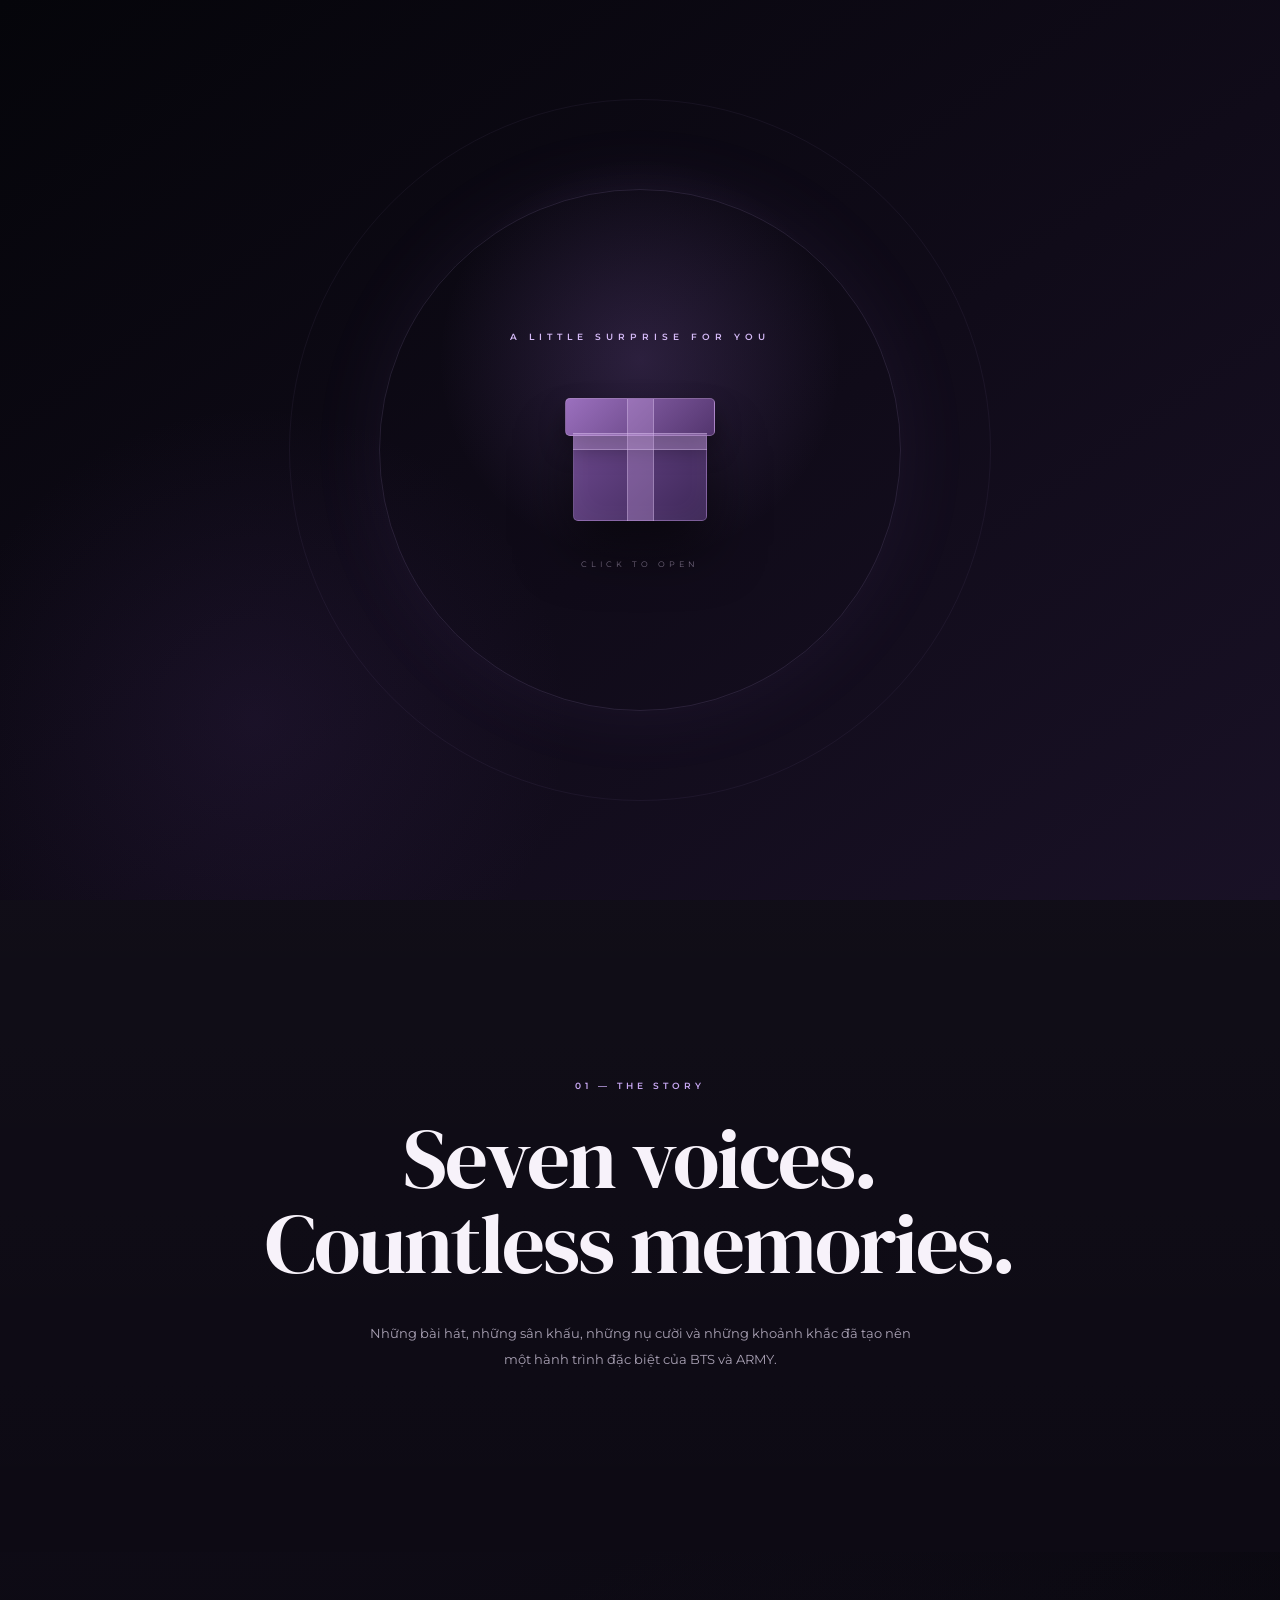
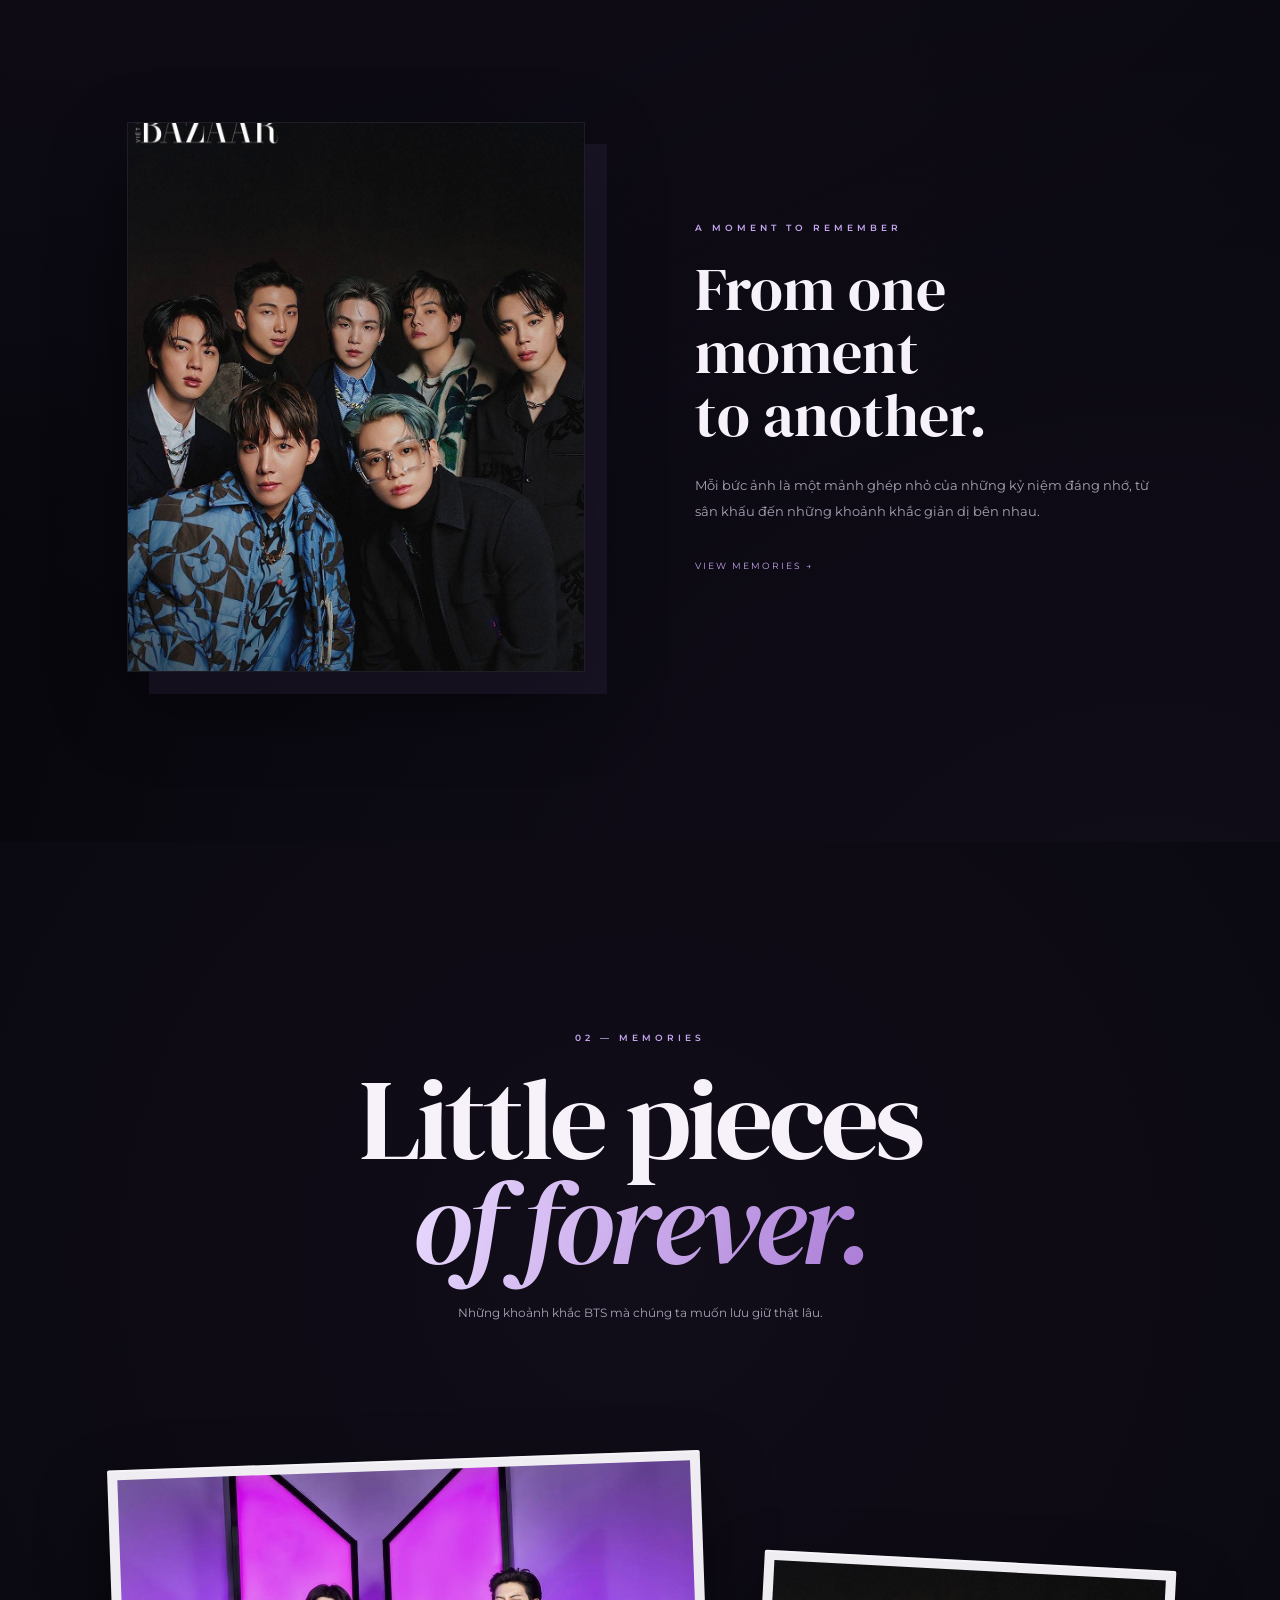
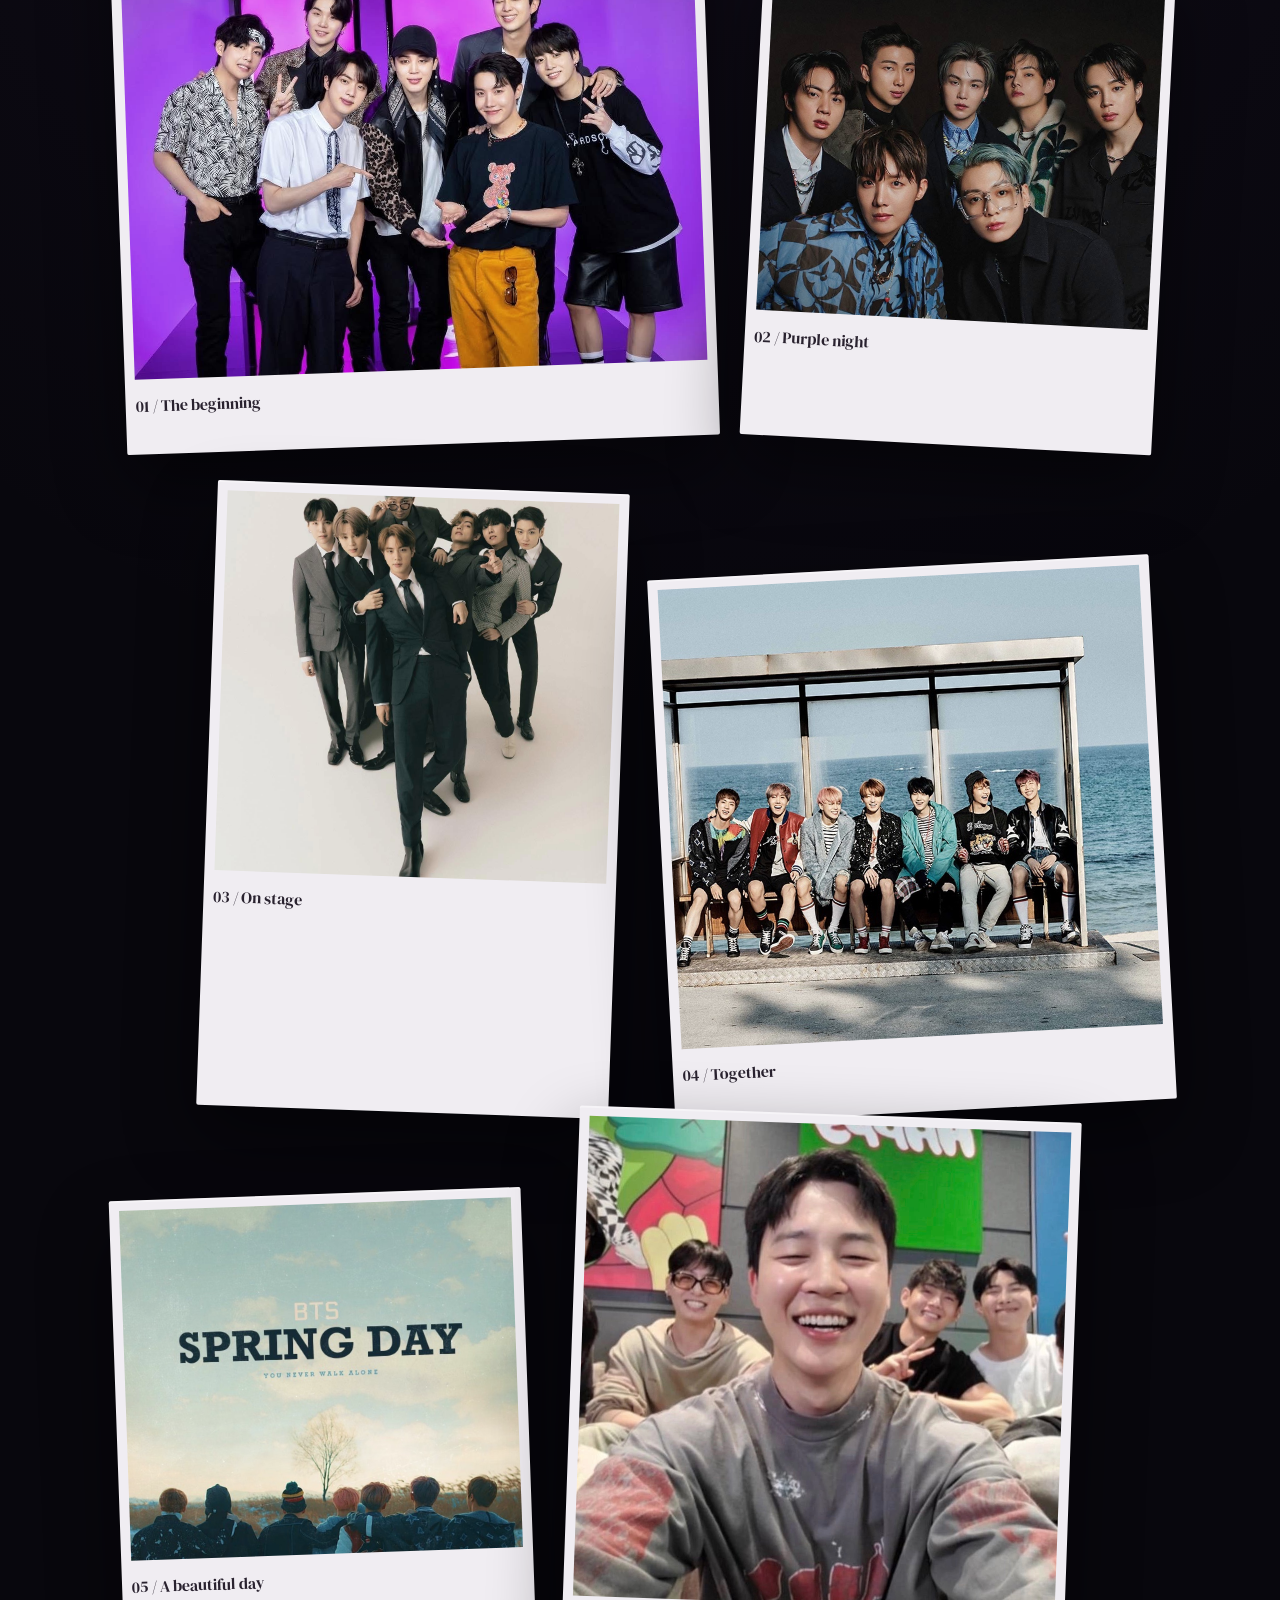
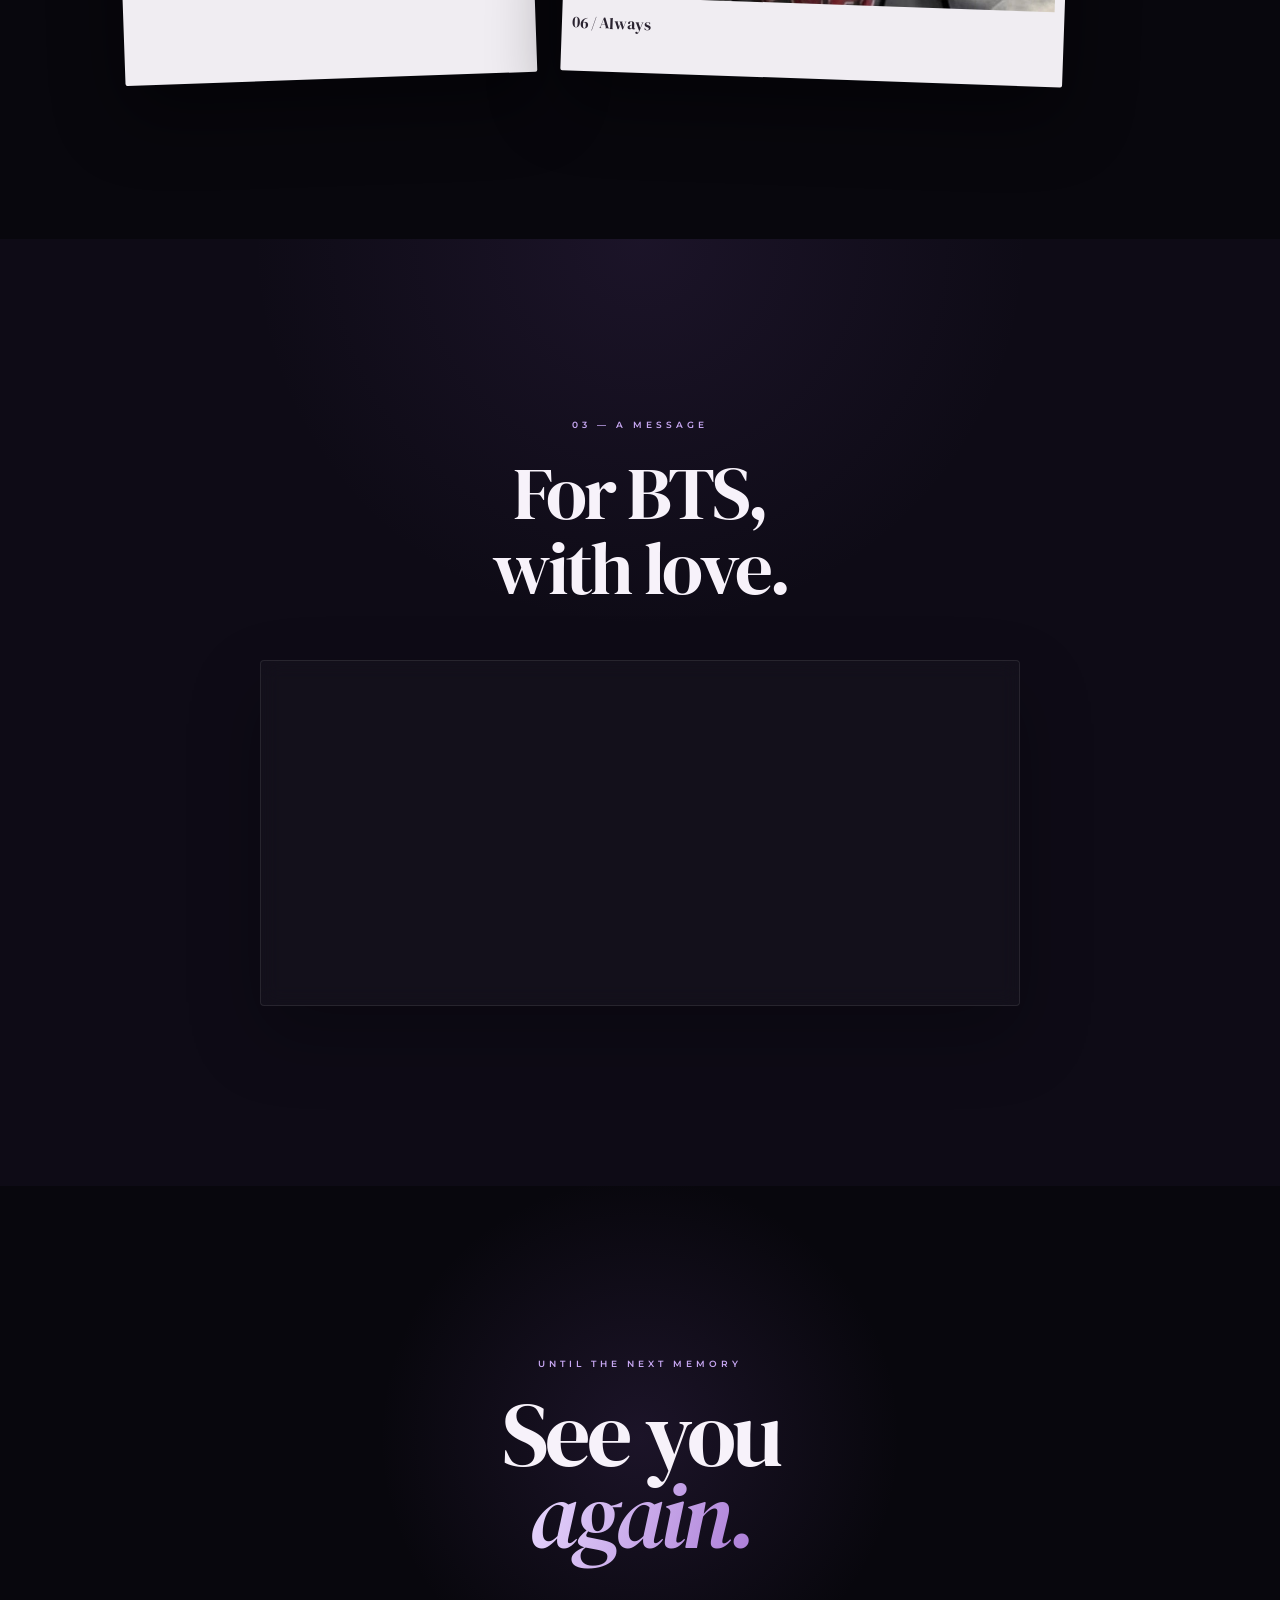
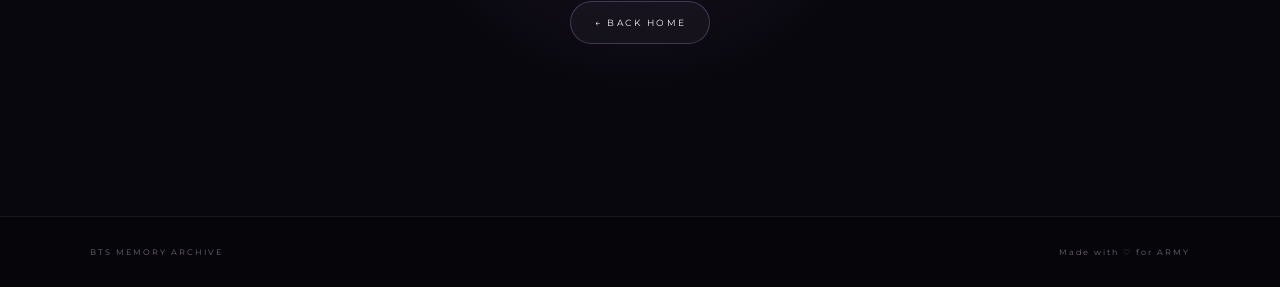
<file: index.html>
<!DOCTYPE html>
<html lang="vi">

<head>

    <meta charset="UTF-8">

    <meta
        name="viewport"
        content="width=device-width, initial-scale=1.0"
    >

    <title>BTS — Memory Archive</title>


    <link rel="preconnect" href="https://fonts.googleapis.com">


    <link
        href="https://fonts.googleapis.com/css2?family=DM+Serif+Display&family=Montserrat:wght@300;400;500;600&display=swap"
        rel="stylesheet"
    >


    <link
        rel="stylesheet"
        href="style.css"
    >

</head>


<body>
    <!-- GIFT OPENING -->
<div id="giftScreen" class="gift-screen">

    <div class="gift-content">

        <p class="gift-label">
            A LITTLE SURPRISE FOR YOU
        </p>

        <button id="giftBox" class="gift-box">

            <span class="gift-lid"></span>

            <span class="gift-ribbon vertical"></span>

            <span class="gift-ribbon horizontal"></span>

            <span class="gift-box-body"></span>

        </button>

        <p class="gift-hint">
            CLICK TO OPEN
        </p>

    </div>

</div>

    <div class="stars"></div>


    <!-- =========================
         HEADER
    ========================== -->

    <header>

        <a
            class="brand"
            href="#home"
        >

            BTS <span>ARCHIVE</span>

        </a>


        <nav>

           

        </nav>


        <button id="musicBtn" aria-label="Music" title="Music">
    ♫
</button>
    </header>



    <!-- =========================
         HOME
    ========================== -->

    <main>

        <section
            id="home"
            class="hero"
        >

            <div class="hero-glow"></div>

<div class="hero-orbit orbit-one"></div>

<div class="hero-orbit orbit-two"></div>


            <div class="hero-text">

                <p class="label">
                    A COLLECTION OF MOMENTS
                </p>


                <h1>

                    Beyond<br>

                    <em>
                        the moments.
                    </em>

                </h1>


                <p class="intro">

                    Một góc nhỏ để lưu lại những hình ảnh,
                    những sân khấu và những khoảnh khắc
                    đặc biệt của BTS.

                </p>


                

            </div>



            <div class="hero-photo">

                <img
                    src="images/bts1.jpg"
                    alt="BTS"
                >

            </div>

        </section>



        <!-- =========================
             STORY
        ========================== -->

        <section class="statement">

            <p class="label">
                01 — THE STORY
            </p>


            <h2>

                Seven voices.<br>

                Countless memories.

            </h2>


            <p>

                Những bài hát, những sân khấu,
                những nụ cười và những khoảnh khắc
                đã tạo nên một hành trình đặc biệt
                của BTS và ARMY.

            </p>

        </section>



        <!-- =========================
             SPLIT
        ========================== -->

        <section class="split">

            <img
                src="images/bts2.jpg"
                alt="BTS memory"
            >


            <div>

                <p class="label">
                    A MOMENT TO REMEMBER
                </p>


                <h2>

                    From one moment<br>

                    to another.

                </h2>


                <p>

                    Mỗi bức ảnh là một mảnh ghép nhỏ
                    của những kỷ niệm đáng nhớ,
                    từ sân khấu đến những khoảnh khắc
                    giản dị bên nhau.

                </p>


                <a
                    class="simple-link"
                    href="#memories"
                >

                    VIEW MEMORIES →

                </a>

            </div>

        </section>



        <!-- =========================
             MEMORIES
        ========================== -->

        <section
            id="memories"
            class="memories-section"
        >


            <div class="page-head">

                <p class="label">
                    02 — MEMORIES
                </p>


                <h1>

                    Little pieces<br>

                    <em>
                        of forever.
                    </em>

                </h1>


                <p>

                    Những khoảnh khắc BTS
                    mà chúng ta muốn lưu giữ thật lâu.

                </p>

            </div>



            <!-- GALLERY -->

            <section class="gallery">


                <figure class="photo p1">

                    <img
                        src="images/bts1.jpg"
                        alt="BTS 1"
                    >

                    <figcaption>
                        01 / The beginning
                    </figcaption>

                </figure>



                <figure class="photo p2">

                    <img
                        src="images/bts2.jpg"
                        alt="BTS 2"
                    >

                    <figcaption>
                        02 / Purple night
                    </figcaption>

                </figure>



                <figure class="photo p3">

                    <img
                        src="images/bts3.jpg"
                        alt="BTS 3"
                    >

                    <figcaption>
                        03 / On stage
                    </figcaption>

                </figure>



                <figure class="photo p4">

                    <img
                        src="images/bts4.jpg"
                        alt="BTS 4"
                    >

                    <figcaption>
                        04 / Together
                    </figcaption>

                </figure>



                <figure class="photo p5">

                    <img
                        src="images/bts5.jpg"
                        alt="BTS 5"
                    >

                    <figcaption>
                        05 / A beautiful day
                    </figcaption>

                </figure>



                <figure class="photo p6">

                    <img
                        src="images/bts6.jpg"
                        alt="BTS 6"
                    >

                    <figcaption>
                        06 / Always
                    </figcaption>

                </figure>


            </section>



            <!-- MESSAGE -->

            <section class="message">

                <p class="label">
                    03 — A MESSAGE
                </p>


                <h2>

                    For BTS,<br>

                    with love.

                </h2>


                <div class="message-box">


                    <p class="reveal">

                        Có những khoảnh khắc chỉ kéo dài
                        vài giây, nhưng cảm xúc thì ở lại
                        rất lâu.

                    </p>


                    <p class="reveal">

                        Cảm ơn BTS vì những bài hát,
                        những sân khấu và những kỷ niệm
                        đã trở thành một phần thanh xuân.

                    </p>


                    <p class="reveal">

                        Mong rằng dù thời gian trôi qua,
                        những ký ức đẹp này vẫn luôn ở đây.

                    </p>


                    <p class="reveal final">

                        Forever, in every little memory. 💜

                    </p>


                </div>

            </section>



            <!-- END -->

            <section class="end">

                <p class="label">
                    UNTIL THE NEXT MEMORY
                </p>


                <h2>

                    See you<br>

                    <em>
                        again.
                    </em>

                </h2>


                <a
                    class="btn"
                    href="#home"
                >

                    ← BACK HOME

                </a>

            </section>


        </section>

    </main>



    <!-- =========================
         FOOTER
    ========================== -->

    <footer>

        <span>
            BTS MEMORY ARCHIVE
        </span>


        <span>
            Made with ♡ for ARMY
        </span>

    </footer>



    <!-- =========================
         MUSIC
    ========================== -->

    <audio
        id="music"
        loop
    >

        <source
            src="music/music.mp3"
            type="audio/mpeg"
        >

    </audio>


    <script src="script.js"></script>

</body>

</html>
</file>
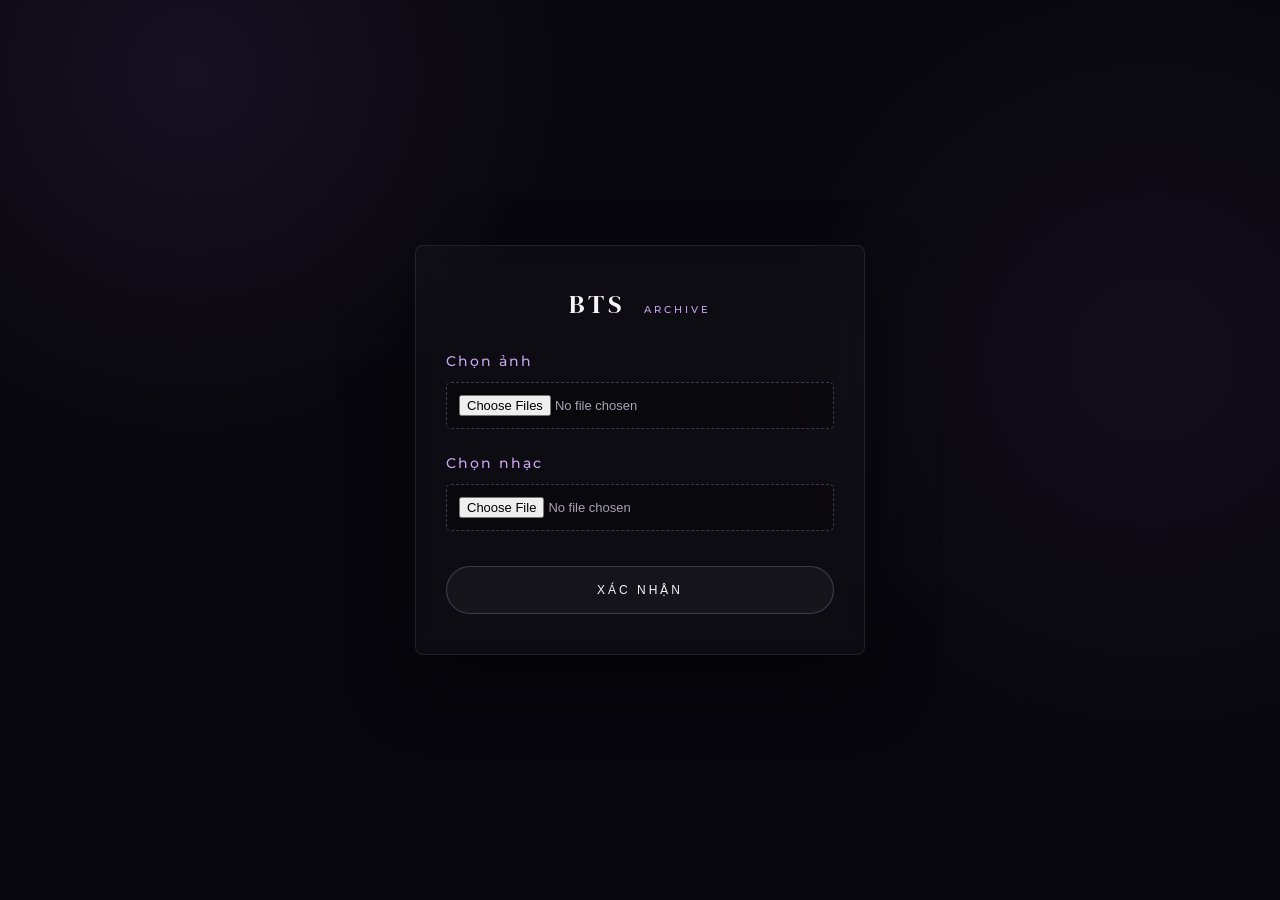
<file: upload.html>
<!DOCTYPE html>
<html lang="vi">
<head>
    <meta charset="UTF-8">
    <meta name="viewport" content="width=device-width, initial-scale=1.0">
    <title>Tạo không gian kỷ niệm</title>
    <!-- Thêm font chữ giống trang gốc -->
    <link href="https://fonts.googleapis.com/css2?family=DM+Serif+Display&family=Montserrat:wght@300;400;500;600&display=swap" rel="stylesheet">
    
    <style>
        /* === GIAO DIỆN CHỦ ĐỀ BTS ARCHIVE === */
        * {
            box-sizing: border-box;
        }
        
        body { 
            font-family: 'Montserrat', sans-serif;
            /* Màu nền và hiệu ứng ánh sáng giống hệt trang gốc */
            background: #08070d;
            background-image: 
                radial-gradient(circle at 15% 8%, rgba(123,82,176,.13), transparent 27%),
                radial-gradient(circle at 90% 40%, rgba(96,66,145,.11), transparent 30%);
            color: #f7f2fa;
            display: flex; 
            justify-content: center; 
            align-items: center; 
            min-height: 100vh; 
            margin: 0;
            padding: 20px;
        }

        .container { 
            /* Khung box giống phần message trong web gốc */
            background: rgba(255, 255, 255, 0.025);
            border: 1px solid rgba(255, 255, 255, 0.09);
            padding: 40px 30px; 
            border-radius: 8px; 
            box-shadow: 0 30px 70px rgba(0,0,0,0.4); 
            backdrop-filter: blur(10px);
            max-width: 450px; 
            width: 100%; 
            text-align: center;
        }

        /* Chữ BTS Archive nghệ thuật */
        .brand {
            font-family: 'DM Serif Display', serif;
            font-size: 26px;
            letter-spacing: 4px;
            margin-bottom: 30px;
        }
        .brand span {
            font: 500 10px Montserrat;
            letter-spacing: 3px;
            color: #c7a7f2;
            margin-left: 8px;
        }

        h3 { 
            color: #c7a7f2; 
            font-size: 14px;
            font-weight: 500;
            letter-spacing: 2px;
            text-align: left;
            margin-bottom: 12px;
            margin-top: 25px;
        }

        /* Căn chỉnh khung chọn file fit 100% */
        input[type="file"] { 
            width: 100%; 
            padding: 12px;
            background: rgba(0, 0, 0, 0.3);
            border: 1px dashed rgba(199, 167, 242, 0.3);
            border-radius: 5px;
            color: #aaa2b5;
            font-size: 13px;
            outline: none;
            cursor: pointer;
            transition: 0.3s;
        }

        input[type="file"]:hover {
            border-color: rgba(199, 167, 242, 0.6);
            background: rgba(199, 167, 242, 0.05);
        }

        /* Nút Xác nhận giống nút xem memories */
        .btn { 
            background: rgba(255, 255, 255, 0.035); 
            color: #f7f2fa; 
            border: 1px solid rgba(199, 167, 242, 0.25);
            padding: 16px; 
            width: 100%; 
            border-radius: 99px; /* Nút bo tròn 2 đầu */
            cursor: pointer; 
            font-size: 12px; 
            letter-spacing: 3px;
            font-weight: 500;
            margin-top: 35px;
            transition: all 0.3s ease; 
        }

        .btn:hover { 
            background: rgba(199, 167, 242, 0.1); 
            border-color: rgba(199, 167, 242, 0.5);
            transform: translateY(-2px);
        }

        .result-box { 
            background: rgba(199, 167, 242, 0.08); 
            border: 1px solid rgba(199, 167, 242, 0.3);
            padding: 20px; 
            margin-top: 25px; 
            border-radius: 8px; 
            display: none; 
            text-align: left;
        }

        .result-box a { 
            color: #d5baf7; 
            word-break: break-all;
            font-size: 13px;
            line-height: 1.6;
            text-decoration: none;
            border-bottom: 1px solid #d5baf755;
        }

        #loading { 
            display: none; 
            color: #c7a7f2; 
            font-size: 12px;
            letter-spacing: 2px;
            text-align: center; 
            margin-top: 20px; 
            animation: pulse 1.5s infinite;
        }

        @keyframes pulse {
            0% { opacity: 0.5; }
            50% { opacity: 1; }
            100% { opacity: 0.5; }
        }
    </style>
</head>
<body>

<div class="container">
    <div class="brand">
        BTS <span>ARCHIVE</span>
    </div>

    <h3>Chọn ảnh</h3>
    <!-- Thêm thuộc tính multiple để cho phép chọn nhiều ảnh -->
    <input type="file" id="imageInput" accept="image/*" multiple title="Chọn tối đa 6 ảnh">

    <h3>Chọn nhạc</h3>
    <input type="file" id="musicInput" accept="audio/*">

    <button class="btn" onclick="generateLink()">XÁC NHẬN</button>
    <div id="loading">ĐANG KHỞI TẠO KHÔNG GIAN CỦA BẠN...</div>

    <div class="result-box" id="resultBox">
        <p style="color: #aaa2b5; font-size: 12px; margin-top:0;">Mã liên kết của bạn đã sẵn sàng:</p>
        <a id="generatedLink" href="#" target="_blank"></a>
        <p style="font-size: 11px; margin-top:15px; color: #aaa2b5;">► Hãy sao chép liên kết này để chia sẻ.</p>
    </div>
</div>

<script>
    const CLOUD_NAME = 'la8oxnbp'; // <--- Thay tên cloud 
    const UPLOAD_PRESET = 'rzchyciv'; // <--- Thay preset 

    async function uploadFile(file, resourceType) {
        const formData = new FormData();
        formData.append('file', file);
        formData.append('upload_preset', UPLOAD_PRESET);

        const response = await fetch(`https://api.cloudinary.com/v1_1/${CLOUD_NAME}/${resourceType}/upload`, {
            method: 'POST',
            body: formData
        });
        const data = await response.json();
        return data.secure_url;
    }

    async function generateLink() {
        const imageFiles = document.getElementById('imageInput').files; // Lấy mảng các ảnh
        const musicFile = document.getElementById('musicInput').files[0];
        
        if (imageFiles.length === 0) {
            alert("Vui lòng chọn ít nhất 1 ảnh!");
            return;
        }
        
        if (imageFiles.length > 6) {
            alert("Bạn chỉ được tải lên tối đa 6 ảnh thôi nhé!");
            return;
        }

        document.getElementById('loading').style.display = 'block';
        document.getElementById('resultBox').style.display = 'none';

        try {
            // Khởi tạo tham số URL
            let urlParams = new URLSearchParams();

            // Tải từng ảnh lên và gắn vào tham số (img0, img1, img2...)
            for (let i = 0; i < imageFiles.length; i++) {
                let imgUrl = await uploadFile(imageFiles[i], 'image');
                urlParams.append(`img${i}`, imgUrl); 
            }
            
            // Tải nhạc lên (nếu có)
            if (musicFile) {
                let musicUrl = await uploadFile(musicFile, 'video'); 
                urlParams.append('music', musicUrl);
            }

            // Tạo link dẫn về trang gốc (cắt bỏ phần đuôi nếu có)
            let baseUrl = window.location.href.split('?')[0].replace('upload.html', 'index.html');
            
            // Ghép nối tạo link cuối cùng
            let finalUrl = baseUrl + '?' + urlParams.toString();

            // Hiển thị kết quả
            document.getElementById('loading').style.display = 'none';
            document.getElementById('resultBox').style.display = 'block';
            document.getElementById('generatedLink').href = finalUrl;
            document.getElementById('generatedLink').textContent = finalUrl;

        } catch (error) {
            alert("Có lỗi xảy ra khi tải file! Vui lòng thử lại.");
            document.getElementById('loading').style.display = 'none';
        }
    }
</script>
</body>
</html>
</file>
<file: style.css>
* {
    box-sizing: border-box;
    margin: 0;
    padding: 0;
}

html {
    scroll-behavior: smooth;
}

:root {
    --bg: #100d1d;
    --text: #f4f0f7;
    --muted: #aaa2b8;
    --purple: #b69ad9;
    --line: #ffffff18;
}

body {
    font-family: Montserrat, sans-serif;
    background: var(--bg);
    color: var(--text);
    overflow-x: hidden;
}

a {
    text-decoration: none;
    color: inherit;
}


/* BACKGROUND */

.stars {
    position: fixed;
    inset: 0;
    pointer-events: none;
    z-index: 0;

    background-image:
        radial-gradient(#ffffff66 1px, transparent 1px),
        radial-gradient(#b69ad955 1px, transparent 1px);

    background-size:
        90px 90px,
        140px 140px;

    background-position:
        20px 30px,
        70px 90px;

    opacity: .35;
}
/* =========================
   GIFT OPENING
========================= */

.gift-screen {
    position: fixed;
    inset: 0;
    z-index: 9999;

    display: flex;
    align-items: center;
    justify-content: center;

    background:
        radial-gradient(
            circle at 50% 45%,
            #6d4d9555,
            transparent 35%
        ),
        linear-gradient(
            145deg,
            #0b0813,
            #1b132b 60%,
            #241837
        );

    transition:
        opacity .8s ease,
        visibility .8s ease;
}

.gift-screen.hidden {
    opacity: 0;
    visibility: hidden;
    pointer-events: none;
}

.gift-content {
    text-align: center;
    position: relative;
    z-index: 2;
}

.gift-label {
    color: var(--purple);

    font-size: 10px;

    letter-spacing: 4px;

    margin-bottom: 34px;

    font-weight: 600;
}

.gift-hint {
    color: #aaa2b8;

    font-size: 9px;

    letter-spacing: 3px;

    margin-top: 34px;

    animation: hintPulse 2s ease-in-out infinite;
}


/* HỘP QUÀ */

.gift-box {
    position: relative;

    width: 170px;
    height: 145px;

    border: 0;

    background: transparent;

    cursor: pointer;

    transition:
        transform .25s ease;
}

.gift-box:hover {
    transform:
        translateY(-6px)
        scale(1.03);
}


/* THÂN HỘP */

.gift-box-body {
    position: absolute;

    left: 18px;
    right: 18px;

    bottom: 0;

    height: 100px;

    border-radius: 5px;

    background:
        linear-gradient(
            135deg,
            #6f4a91,
            #3d2757
        );

    border:
        1px solid #c8a8e555;

    box-shadow:
        0 25px 55px #0009,
        inset 0 0 30px #ffffff0b;
}


/* NẮP HỘP */

.gift-lid {
    position: absolute;

    z-index: 4;

    left: 10px;
    right: 10px;

    top: 22px;

    height: 38px;

    border-radius: 5px;

    background:
        linear-gradient(
            135deg,
            #9b70be,
            #53356e
        );

    border:
        1px solid #d7b9e855;

    box-shadow:
        0 12px 25px #0006;

    transform-origin:
        50% 100%;

    transition:
        transform .75s
        cubic-bezier(.2,.8,.2,1);
}


/* DÂY DỌC */

.gift-ribbon.vertical {
    position: absolute;

    z-index: 5;

    left: 72px;
    bottom: 0;

    width: 27px;
    height: 122px;

    background: #c5a0df55;

    border-left:
        1px solid #e4d0f555;

    border-right:
        1px solid #e4d0f555;
}


/* DÂY NGANG */

.gift-ribbon.horizontal {
    position: absolute;

    z-index: 6;

    left: 18px;
    right: 18px;

    top: 57px;

    height: 17px;

    background: #c5a0df66;

    border-top:
        1px solid #e4d0f555;

    border-bottom:
        1px solid #e4d0f555;
}


/* KHI MỞ HỘP */

.gift-box.open .gift-lid {
    transform:
        translateY(-35px)
        rotate(-8deg);
}


/* HIỆU ỨNG */

.gift-box.open {
    animation:
        giftOpen .8s ease forwards;
}

@keyframes giftOpen {

    45% {
        transform: scale(1.08);
    }

    100% {
        transform: scale(1);
    }

}

@keyframes hintPulse {

    50% {
        opacity: .45;
    }

}

/* HEADER */

header {
    height: 78px;

    position: fixed;
    z-index: 20;

    top: 0;
    left: 0;
    right: 0;

    display: flex;
    align-items: center;
    justify-content: space-between;

    padding: 0 6vw;

    background: #100d1dcc;
    backdrop-filter: blur(14px);

    border-bottom: 1px solid var(--line);
}

.brand {
    font-family: 'DM Serif Display', serif;

    font-size: 22px;

    letter-spacing: 3px;
}

.brand span {
    font:
        500 9px Montserrat;

    letter-spacing: 3px;

    color: var(--purple);

    margin-left: 8px;
}

nav {
    display: flex;

    gap: 32px;

    font-size: 10px;

    letter-spacing: 2px;
}

nav a {
    color: var(--muted);
}

nav a.active,
nav a:hover {
    color: white;
}


/* MUSIC */

#musicBtn {
    width: 40px;
    height: 40px;

    border: 1px solid #fff3;

    border-radius: 50%;

    background: #ffffff08;

    color: white;

    font-size: 18px;

    cursor: pointer;
}

#musicBtn.playing {
    background: var(--purple);

    color: #160f20;
}


/* HERO */

.hero {
    min-height: 100vh;

    position: relative;

    z-index: 1;

    display: flex;

    align-items: center;

    padding: 140px 9vw 90px;

    gap: 7vw;

    overflow: hidden;

    background:
        radial-gradient(
            circle at 80% 30%,
            #604b8555,
            transparent 35%
        ),
        linear-gradient(
            125deg,
            #0e0b18,
            #17122a 55%,
            #241b38
        );
}

.hero-glow {
    position: absolute;

    width: 500px;
    height: 500px;

    border-radius: 50%;

    background: #8c6bb833;

    filter: blur(80px);

    right: 2%;
    top: 20%;

    animation: float 7s ease-in-out infinite;
}

@keyframes float {

    50% {
        transform: translateY(-25px);
    }

}

.hero-text {

    max-width: 650px;

    position: relative;

    z-index: 2;
}

.label {

    font-size: 9px;

    letter-spacing: 4px;

    color: var(--purple);

    font-weight: 600;

    margin-bottom: 25px;
}

h1,
h2 {

    font-family:
        'DM Serif Display',
        serif;

    font-weight: 400;
}

.hero h1 {

    font-size:
        clamp(
            65px,
            9vw,
            125px
        );

    line-height: .88;

    letter-spacing: -2px;
}

.hero h1 em,
.page-head h1 em,
.end h2 em {

    color: var(--purple);

    font-style: italic;
}

.intro {

    font-size: 13px;

    line-height: 2;

    color: var(--muted);

    max-width: 520px;

    margin: 35px 0;
}


/* BUTTON */

.btn {

    display: inline-flex;

    gap: 24px;

    align-items: center;

    border: 1px solid #ffffff44;

    padding: 15px 20px;

    font-size: 9px;

    letter-spacing: 2.5px;

    background: #ffffff08;

    transition: .3s;
}

.btn:hover {

    background: #ffffff14;

    transform: translateY(-3px);
}

.btn b {

    font-size: 16px;

    font-weight: 300;
}


/* HERO IMAGE */

.hero-photo {

    position: relative;

    width:
        min(
            38vw,
            460px
        );

    z-index: 2;

    transform: rotate(3deg);
}

.hero-photo:before {

    content: "";

    position: absolute;

    inset: -15px;

    border: 1px solid #b69ad944;

    transform: rotate(-6deg);
}

.hero-photo img {

    display: block;

    width: 100%;

    height: 560px;

    object-fit: cover;

    box-shadow:
        0 30px 80px #0008;

    cursor: pointer;
}


/* STATEMENT */

.statement {

    position: relative;

    z-index: 1;

    text-align: center;

    padding:
        160px
        8vw;

    background: #141021;
}

.statement h2 {

    font-size:
        clamp(
            48px,
            7vw,
            85px
        );

    line-height: 1;

    margin-bottom: 30px;
}

.statement > p:last-child {

    color: var(--muted);

    font-size: 13px;

    line-height: 2;

    max-width: 550px;

    margin: auto;
}


/* SPLIT */

.split {

    position: relative;

    z-index: 1;

    max-width: 1100px;

    margin: auto;

    padding:
        150px
        6vw;

    display: grid;

    grid-template-columns:
        1fr 1fr;

    gap: 90px;

    align-items: center;
}

.split img {

    width: 100%;

    height: 550px;

    object-fit: cover;

    box-shadow:
        25px 25px 0
        #b69ad91c;

    cursor: pointer;
}

.split h2 {

    font-size: 60px;

    line-height: 1.05;

    margin-bottom: 25px;
}

.split p:not(.label) {

    color: var(--muted);

    font-size: 13px;

    line-height: 2;

    margin-bottom: 30px;
}

.simple-link {

    font-size: 9px;

    letter-spacing: 2px;

    color: var(--purple);
}


/* MEMORIES */

.memories-section {

    position: relative;

    z-index: 1;

    background: var(--bg);
}


/* PAGE HEAD */

.page-head {

    position: relative;

    z-index: 1;

    text-align: center;

    padding:
        170px
        6vw
        100px;
}

.page-head h1 {

    font-size:
        clamp(
            60px,
            9vw,
            115px
        );

    line-height: .9;
}

.page-head > p:last-child {

    color: var(--muted);

    font-size: 12px;

    margin-top: 30px;
}


/* GALLERY */

.gallery {

    position: relative;

    z-index: 1;

    max-width: 1150px;

    margin: auto;

    padding:
        40px
        6vw
        160px;

    display: grid;

    grid-template-columns:
        repeat(12, 1fr);

    gap: 32px;
}

.photo {

    background: #eee;

    padding:
        12px
        12px
        42px;

    color: #29222f;

    box-shadow:
        0 25px 60px #0008;

    transition: .4s;
}

.photo img {

    width: 100%;

    display: block;

    object-fit: cover;

    cursor: pointer;
}

.photo:hover {

    transform:
        translateY(-10px)
        rotate(0deg) !important;
}

.photo figcaption {

    font-family:
        'DM Serif Display',
        serif;

    font-size: 16px;

    margin-top: 15px;
}

.p1 {

    grid-column: 1 / 8;

    transform:
        rotate(-2deg);
}

.p1 img {
    height: 500px;
}

.p2 {

    grid-column: 8 / 13;

    margin-top: 100px;

    transform:
        rotate(3deg);
}

.p2 img {
    height: 350px;
}

.p3 {

    grid-column: 2 / 7;

    transform:
        rotate(2deg);
}

.p3 img {
    height: 380px;
}

.p4 {

    grid-column: 7 / 13;

    margin-top: 80px;

    transform:
        rotate(-3deg);
}

.p4 img {
    height: 460px;
}

.p5 {

    grid-column: 1 / 6;

    margin-top: 40px;

    transform:
        rotate(-2deg);
}

.p5 img {
    height: 350px;
}

.p6 {

    grid-column: 6 / 12;

    margin-top: -40px;

    transform:
        rotate(2deg);
}

.p6 img {
    height: 480px;
}


/* MESSAGE */

.message {

    position: relative;

    z-index: 1;

    padding:
        150px
        8vw;

    background: #151122;

    text-align: center;
}

.message h2 {

    font-size: 75px;

    line-height: 1;

    margin-bottom: 55px;
}

.message-box {

    max-width: 760px;

    margin: auto;

    text-align: left;

    border:
        1px solid
        var(--line);

    padding: 55px;

    background: #ffffff05;
}

.reveal {

    opacity: 0;

    transform:
        translateY(18px);

    transition: .8s;

    color: var(--muted);

    line-height: 2;

    font-size: 13px;

    margin-bottom: 20px;
}

.reveal.show {

    opacity: 1;

    transform: none;
}

.reveal.final {

    color: var(--purple);

    font-family:
        'DM Serif Display',
        serif;

    font-size: 25px;
}


/* END */

.end {

    position: relative;

    z-index: 1;

    text-align: center;

    padding:
        170px
        6vw;

    background:
        radial-gradient(
            circle at 50% 40%,
            #5d477d55,
            transparent 45%
        ),
        #100d1d;
}

.end h2 {

    font-size: 90px;

    line-height: .9;

    margin-bottom: 45px;
}


/* FOOTER */

footer {

    position: relative;

    z-index: 1;

    border-top:
        1px solid
        var(--line);

    padding:
        28px
        6vw;

    display: flex;

    justify-content:
        space-between;

    color: #837b91;

    font-size: 8px;

    letter-spacing: 2px;
}


/* MOBILE */

@media(max-width:760px) {

    header {

        height: 65px;

        padding: 0 5vw;
    }

    .brand {

        font-size: 17px;
    }

    nav {

        gap: 14px;

        font-size: 8px;
    }

    #musicBtn {

        width: 36px;

        height: 36px;
    }

    .hero {

        display: block;

        padding:
            130px
            7vw
            90px;
    }

    .hero h1 {

        font-size: 70px;
    }

    .hero-photo {

        width: 88%;

        margin:
            70px
            auto
            0;
    }

    .hero-photo img {

        height: 430px;
    }

    .statement {

        padding:
            110px
            7vw;
    }

    .statement h2 {

        font-size: 48px;
    }

    .split {

        display: block;

        padding:
            100px
            7vw;
    }

    .split img {

        height: 400px;

        margin-bottom: 65px;
    }

    .split h2 {

        font-size: 48px;
    }

    .page-head {

        padding:
            130px
            7vw
            70px;
    }

    .gallery {

        display: block;

        padding:
            20px
            7vw
            100px;
    }

    .photo {

        margin:
            45px
            0 !important;

        transform:
            none !important;
    }

    .photo img {

        height:
            360px !important;
    }

    .message {

        padding:
            110px
            7vw;
    }

    .message h2 {

        font-size: 55px;
    }

    .message-box {

        padding:
            30px
            22px;
    }

    .end {

        padding:
            120px
            7vw;
    }

    .end h2 {

        font-size: 65px;
    }

    footer {

        gap: 12px;

        flex-direction:
            column;
    }

}
/* =========================================================
   BTS MEMORY ARCHIVE — PREMIUM VISUAL REFRESH
========================================================= */

:root {
    --bg: #08070d;
    --text: #f7f2fa;
    --muted: #aaa2b5;
    --purple: #c7a7f2;
    --purple2: #8f63c6;
    --line: rgba(255,255,255,.11);
}


/* =========================
   BACKGROUND
========================= */

body {
    background:
        radial-gradient(
            circle at 15% 8%,
            rgba(123,82,176,.13),
            transparent 27%
        ),
        radial-gradient(
            circle at 90% 40%,
            rgba(96,66,145,.11),
            transparent 30%
        ),
        var(--bg);
}

body::before {
    content: "";
    position: fixed;
    inset: 0;
    z-index: -1;
    pointer-events: none;

    background:
        linear-gradient(
            90deg,
            transparent 49.9%,
            rgba(255,255,255,.025) 50%,
            transparent 50.1%
        );
}

.stars {
    opacity: .22;
    background-size:
        110px 110px,
        180px 180px;
}


/* =========================
   GIFT SCREEN
========================= */

.gift-screen {
    background:
        radial-gradient(
            circle at 50% 40%,
            rgba(164,119,220,.20),
            transparent 24%
        ),
        radial-gradient(
            circle at 20% 80%,
            rgba(91,57,132,.15),
            transparent 25%
        ),
        linear-gradient(
            145deg,
            #05050a,
            #100b19 55%,
            #191126
        );
}

.gift-screen::before,
.gift-screen::after {
    content: "";
    position: absolute;

    border:
        1px solid
        rgba(199,167,242,.13);

    border-radius: 50%;

    pointer-events: none;
}

.gift-screen::before {
    width: 520px;
    height: 520px;

    box-shadow:
        0 0 80px
        rgba(170,125,230,.07);
}

.gift-screen::after {
    width: 700px;
    height: 700px;

    opacity: .45;
}

.gift-label {
    font-size: 9px;
    letter-spacing: 5px;
    color: #d5baf7;
}

.gift-hint {
    font-size: 8px;
    letter-spacing: 4px;
    color: #81758e;
}


/* =========================
   HEADER
========================= */

header {
    height: 74px;

    padding:
        0 7vw;

    background:
        rgba(7,6,12,.70);

    border-bottom:
        1px solid
        rgba(255,255,255,.075);

    backdrop-filter:
        blur(22px)
        saturate(130%);
}

.brand {
    font-size: 20px;
    letter-spacing: 4px;

    transition:
        opacity .25s,
        transform .25s;
}

.brand:hover {
    opacity: .82;
    transform:
        translateY(-1px);
}

.brand span {
    color: #bda0df;
    letter-spacing: 3px;
}


/* Ẩn menu HOME */

nav {
    display: none;
}


/* =========================
   MUSIC BUTTON
========================= */

#musicBtn {
    width: 42px;
    height: 42px;

    border-color:
        rgba(255,255,255,.15);

    background:
        rgba(255,255,255,.045);

    box-shadow:
        0 8px 25px
        rgba(0,0,0,.18);

    transition:
        transform .25s,
        background .25s,
        box-shadow .25s;
}

#musicBtn:hover {
    transform:
        translateY(-2px);

    background:
        rgba(199,167,242,.12);

    box-shadow:
        0 10px 30px
        rgba(121,78,169,.20);
}

#musicBtn.playing {
    background:
        linear-gradient(
            135deg,
            #d3b4fa,
            #9c73ca
        );

    box-shadow:
        0 0 28px
        rgba(173,126,229,.28);
}


/* =========================
   HERO
========================= */

.hero {
    min-height: 100vh;

    padding:
        150px
        9vw
        100px;

    gap: 8vw;

    background:
        radial-gradient(
            circle at 76% 38%,
            rgba(122,82,170,.18),
            transparent 28%
        ),
        radial-gradient(
            circle at 10% 80%,
            rgba(72,45,105,.13),
            transparent 25%
        ),
        linear-gradient(
            125deg,
            #08070d,
            #100c18 55%,
            #171022
        );
}

.hero::after {
    content: "BTS";

    position: absolute;

    right: 4vw;
    bottom: 2vh;

    font-family:
        'DM Serif Display',
        serif;

    font-size:
        clamp(
            100px,
            18vw,
            260px
        );

    line-height: .7;

    color:
        rgba(255,255,255,.018);

    letter-spacing: -10px;

    pointer-events: none;
}


/* Ánh sáng */

.hero-glow {
    width: 600px;
    height: 600px;

    background:
        rgba(143,99,198,.13);

    filter:
        blur(100px);
}


/* Vòng tròn */

.hero-orbit {
    position: absolute;

    border:
        1px solid
        rgba(199,167,242,.10);

    border-radius: 50%;

    pointer-events: none;
}

.orbit-one {
    width: 520px;
    height: 520px;

    right: -120px;
    top: 18%;

    transform:
        rotate(24deg);
}

.orbit-two {
    width: 360px;
    height: 360px;

    right: -20px;
    top: 29%;

    transform:
        rotate(-20deg);

    border-color:
        rgba(199,167,242,.07);
}


/* =========================
   HERO TITLE
========================= */

.hero h1 {
    font-size:
        clamp(
            68px,
            9vw,
            128px
        );

    letter-spacing: -4px;

    text-shadow:
        0 12px 50px
        rgba(0,0,0,.28);
}

.hero h1 em,
.page-head h1 em,
.end h2 em {

    background:
        linear-gradient(
            110deg,
            #eadcff,
            #aa7bd6
        );

    -webkit-background-clip:
        text;

    background-clip:
        text;

    color: transparent;
}


/* =========================
   HERO IMAGE
========================= */

.hero-photo {
    width:
        min(
            37vw,
            480px
        );

    transform:
        rotate(2deg);
}

.hero-photo img {
    height: 590px;

    border:
        1px solid
        rgba(255,255,255,.08);

    box-shadow:
        0 40px 90px
        rgba(0,0,0,.62);

    filter:
        saturate(.92)
        contrast(1.03);

    transition:
        transform .6s,
        filter .6s;
}

.hero-photo:hover img {
    transform:
        scale(1.015);

    filter:
        saturate(1.03)
        contrast(1.04);
}


/* =========================
   STATEMENT
========================= */

.statement {
    padding:
        180px
        8vw;

    background:
        linear-gradient(
            rgba(255,255,255,.015),
            rgba(255,255,255,0)
        ),
        #0d0a14;
}

.statement h2 {
    max-width: 900px;

    margin:
        0 auto 34px;

    letter-spacing:
        -2px;
}


/* =========================
   SPLIT
========================= */

.split {
    max-width: 1180px;

    padding:
        170px
        6vw;

    gap: 110px;
}

.split img {
    border:
        1px solid
        rgba(255,255,255,.08);

    box-shadow:
        22px 22px 0
        rgba(170,125,220,.08),

        0 30px 70px
        rgba(0,0,0,.40);

    transition:
        transform .45s;
}

.split img:hover {
    transform:
        translateY(-6px);
}


/* =========================
   MEMORIES
========================= */

.memories-section {
    background:
        radial-gradient(
            circle at 50% 10%,
            rgba(124,83,172,.08),
            transparent 28%
        ),
        #08070d;
}

.page-head {
    padding-top: 190px;
}

.page-head h1 {
    letter-spacing: -4px;
}


/* =========================
   GALLERY
========================= */

.gallery {
    max-width: 1200px;
    gap: 42px;
}

.photo {
    background:
        #f0edf2;

    padding:
        10px
        10px
        38px;

    border-radius: 2px;

    box-shadow:
        0 30px 70px
        rgba(0,0,0,.48),

        0 2px 0
        rgba(255,255,255,.35)
        inset;
}

.photo:hover {
    box-shadow:
        0 38px 90px
        rgba(0,0,0,.58);
}

.photo img {
    filter:
        saturate(.90);

    transition:
        filter .4s,
        transform .5s;
}

.photo:hover img {
    filter:
        saturate(1.04);

    transform:
        scale(1.015);
}


/* =========================
   MESSAGE
========================= */

.message {
    padding:
        180px
        8vw;

    background:
        radial-gradient(
            circle at 50% 0%,
            rgba(119,79,165,.13),
            transparent 34%
        ),
        #0e0b16;
}

.message h2 {
    letter-spacing: -3px;
}

.message-box {
    position: relative;

    border-color:
        rgba(255,255,255,.09);

    background:
        rgba(255,255,255,.025);

    border-radius: 4px;

    box-shadow:
        0 30px 70px
        rgba(0,0,0,.25);

    backdrop-filter:
        blur(10px);
}


/* =========================
   END
========================= */

.end {
    min-height: 70vh;

    display: flex;

    flex-direction: column;

    align-items: center;

    justify-content: center;

    background:
        radial-gradient(
            circle at 50% 40%,
            rgba(118,78,164,.18),
            transparent 35%
        ),
        #08070d;
}

.end h2 {
    letter-spacing: -4px;
}


/* =========================
   BUTTON
========================= */

.btn {
    border-color:
        rgba(199,167,242,.25);

    border-radius: 999px;

    padding:
        15px
        22px
        15px
        24px;

    background:
        rgba(255,255,255,.035);

    transition:
        transform .25s,
        background .25s,
        border-color .25s;
}

.btn:hover {
    background:
        rgba(199,167,242,.09);

    border-color:
        rgba(199,167,242,.45);
}


/* =========================
   FOOTER
========================= */

footer {
    padding:
        30px
        7vw;

    background:
        #06050a;

    color:
        #716978;

    border-top-color:
        rgba(255,255,255,.07);
}


/* =========================
   SCROLLBAR
========================= */

::-webkit-scrollbar {
    width: 7px;
}

::-webkit-scrollbar-track {
    background: #07060b;
}

::-webkit-scrollbar-thumb {
    background: #3a2a4c;
    border-radius: 99px;
}

::-webkit-scrollbar-thumb:hover {
    background: #715291;
}


/* =========================
   MOBILE
========================= */

@media(max-width:760px) {

    .hero {
        padding:
            125px
            7vw
            90px;
    }

    .hero h1 {
        font-size:
            clamp(
                60px,
                18vw,
                82px
            );
    }

    .hero-photo {
        width: 88%;
        margin-top: 75px;
    }

    .hero-photo img {
        height: 450px;
    }

    .orbit-one {
        width: 360px;
        height: 360px;

        right: -190px;
        top: 27%;
    }

    .orbit-two {
        width: 250px;
        height: 250px;

        right: -100px;
        top: 35%;
    }

    .statement {
        padding:
            120px
            7vw;
    }

    .split {
        padding:
            110px
            7vw;
    }

    .page-head {
        padding-top: 145px;
    }

    .page-head h1 {
        font-size:
            clamp(
                55px,
                16vw,
                78px
            );
    }

    .message {
        padding:
            120px
            7vw;
    }

    .end {
        min-height: 65vh;

        padding:
            120px
            7vw;
    }

    .end h2 {
        font-size: 65px;
    }
}
</file>
